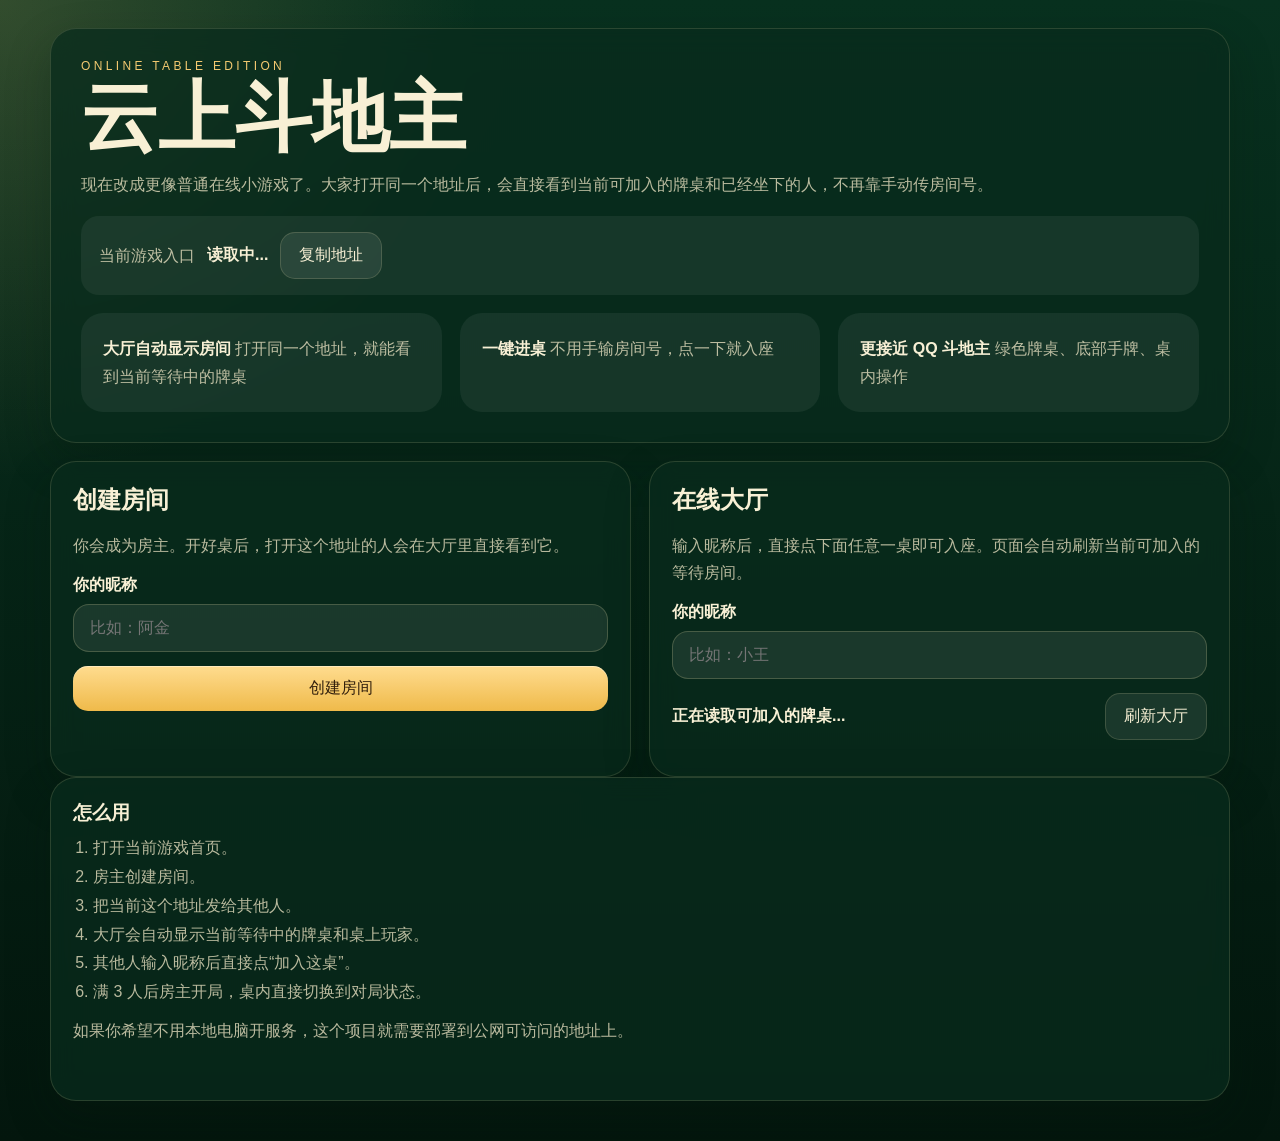
<file: index.html>
<!doctype html>
<html lang="zh-CN">
  <head>
    <meta charset="UTF-8" />
    <meta name="viewport" content="width=device-width, initial-scale=1.0" />
    <title>云上斗地主</title>
    <link rel="stylesheet" href="./styles.css" />
  </head>
  <body class="page-shell home-page">
    <div class="ambient ambient-left"></div>
    <div class="ambient ambient-right"></div>

    <main class="home-layout">
      <section class="hero-panel glass">
        <p class="eyebrow">ONLINE TABLE EDITION</p>
        <h1>云上斗地主</h1>
        <p class="hero-copy">
          现在改成更像普通在线小游戏了。大家打开同一个地址后，会直接看到当前可加入的牌桌和已经坐下的人，不再靠手动传房间号。
        </p>

        <div class="server-strip">
          <span>当前游戏入口</span>
          <strong id="serverOrigin">读取中...</strong>
          <button id="copyOriginBtn" class="mini-btn" type="button">复制地址</button>
        </div>

        <div class="feature-row">
          <div class="feature-card">
            <strong>大厅自动显示房间</strong>
            <span>打开同一个地址，就能看到当前等待中的牌桌</span>
          </div>
          <div class="feature-card">
            <strong>一键进桌</strong>
            <span>不用手输房间号，点一下就入座</span>
          </div>
          <div class="feature-card">
            <strong>更接近 QQ 斗地主</strong>
            <span>绿色牌桌、底部手牌、桌内操作</span>
          </div>
        </div>
      </section>

      <section class="entry-grid">
        <section class="glass card-panel">
          <div class="panel-head">
            <h2>创建房间</h2>
            <p>你会成为房主。开好桌后，打开这个地址的人会在大厅里直接看到它。</p>
          </div>

          <form id="createForm" class="stack-form">
            <label class="field">
              <span>你的昵称</span>
              <input id="createName" name="createName" maxlength="12" placeholder="比如：阿金" required />
            </label>
            <button class="primary-btn" type="submit">创建房间</button>
          </form>
        </section>

        <section class="glass card-panel">
          <div class="panel-head">
            <h2>在线大厅</h2>
            <p>输入昵称后，直接点下面任意一桌即可入座。页面会自动刷新当前可加入的等待房间。</p>
          </div>

          <div class="stack-form">
            <label class="field">
              <span>你的昵称</span>
              <input id="hallName" name="hallName" maxlength="12" placeholder="比如：小王" required />
            </label>
            <div class="hall-toolbar">
              <strong id="hallStats">正在读取可加入的牌桌...</strong>
              <button id="refreshRoomsBtn" class="ghost-btn" type="button">刷新大厅</button>
            </div>
            <div id="roomList" class="room-list"></div>
          </div>
        </section>
      </section>

      <section class="glass hint-panel">
        <h3>怎么用</h3>
        <ol class="simple-steps">
          <li>打开当前游戏首页。</li>
          <li>房主创建房间。</li>
          <li>把当前这个地址发给其他人。</li>
          <li>大厅会自动显示当前等待中的牌桌和桌上玩家。</li>
          <li>其他人输入昵称后直接点“加入这桌”。</li>
          <li>满 3 人后房主开局，桌内直接切换到对局状态。</li>
        </ol>
        <p class="inline-message">如果你希望不用本地电脑开服务，这个项目就需要部署到公网可访问的地址上。</p>
        <p id="homeMessage" class="inline-message"></p>
      </section>
    </main>

    <script src="./shared.js"></script>
    <script src="./index.js"></script>
  </body>
</html>
</file>
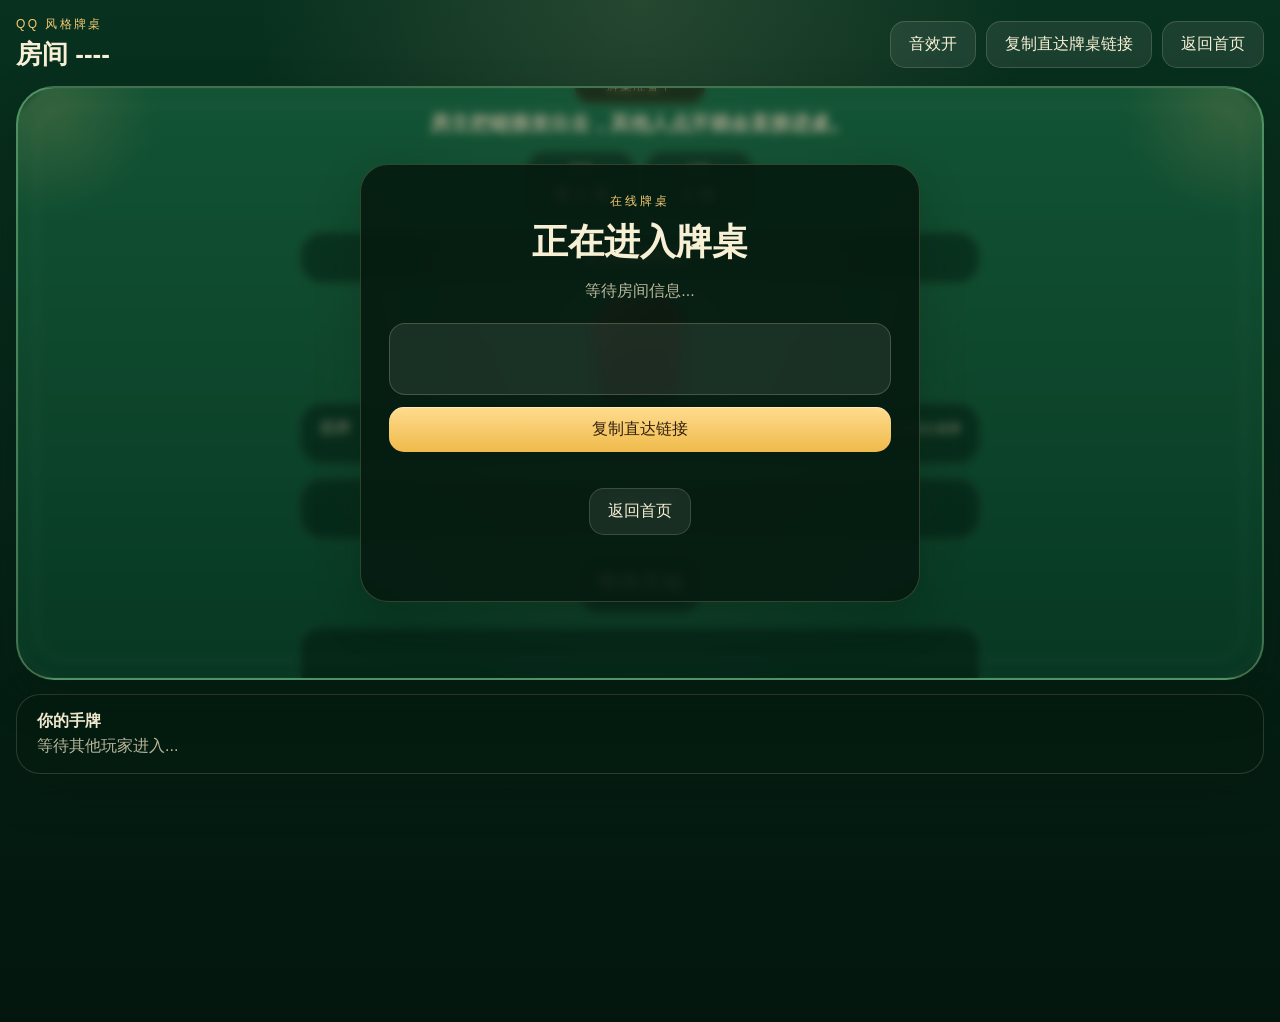
<file: game.html>
<!doctype html>
<html lang="zh-CN">
  <head>
    <meta charset="UTF-8" />
    <meta name="viewport" content="width=device-width, initial-scale=1.0" />
    <title>牌桌 - 云上斗地主</title>
    <link rel="stylesheet" href="./styles.css" />
  </head>
  <body class="qq-table-page">
    <main class="table-app">
      <header class="table-topbar">
        <div class="table-title">
          <span class="table-brand">QQ 风格牌桌</span>
          <strong>房间 <span id="gameRoomCode">----</span></strong>
        </div>
        <div class="table-tools">
          <button id="soundToggleBtn" class="top-btn" type="button">音效开</button>
          <button id="copyLinkBtn" class="top-btn" type="button">复制直达牌桌链接</button>
          <a class="top-btn" href="./index.html">返回首页</a>
        </div>
      </header>

      <section class="qq-table">
        <div class="table-felt">
          <div class="table-corner-light left"></div>
          <div class="table-corner-light right"></div>
          <div id="dealTrails" class="deal-trails hidden" aria-hidden="true"></div>
          <div id="seatLeft" class="seat-badge seat-left"></div>
          <div id="seatRight" class="seat-badge seat-right"></div>

          <div class="desk-center">
            <div class="desk-stage">
              <span id="stageBadge" class="stage-badge">牌桌准备中</span>
              <strong id="stagePrompt" class="stage-prompt">房主把链接发出去，其他人点开就会直接进桌。</strong>
            </div>
            <div class="desk-hud">
              <div class="hud-chip">
                <span>局数</span>
                <strong id="roundBadge">第 0 局</strong>
              </div>
              <div class="hud-chip">
                <span>倍数</span>
                <strong id="baseScoreBadge">1 倍</strong>
              </div>
            </div>
            <div class="desk-pill" id="gameStatusText">正在连接牌桌...</div>
            <div id="deckDock" class="deck-dock">
              <div class="deck-stack" aria-hidden="true">
                <span></span>
                <span></span>
                <span></span>
              </div>
              <div id="dealBanner" class="deal-banner hidden">发牌中</div>
            </div>
            <div class="desk-landlord">
              <div class="desk-section-head">
                <span>底牌</span>
                <em id="kittyHint">叫到最高分后亮出底牌</em>
              </div>
              <div id="kittyZone" class="desk-card-row"></div>
            </div>
            <div class="desk-play-area">
              <div class="desk-section-title">桌面出牌</div>
              <div id="trickZone" class="desk-card-row large"></div>
            </div>
            <div class="desk-turn-wrap">
              <div class="desk-turn" id="turnBadge">等待开始</div>
              <div class="turn-timer hidden" id="turnTimer">15</div>
            </div>
            <div id="centerToast" class="center-toast hidden"></div>
            <div id="deskFeed" class="desk-feed"></div>
          </div>

          <div id="mySeat" class="seat-badge seat-bottom"></div>
          <div id="trickBurst" class="trick-burst hidden" aria-hidden="true"></div>
          <div id="impactFlash" class="impact-flash hidden"></div>
          <div id="stageAnnouncement" class="stage-announcement hidden"></div>

          <div id="resultPanel" class="result-panel hidden">
            <div id="resultCard" class="result-card">
              <p class="result-kicker">本局结算</p>
              <h2 id="resultTitle">等待本局结束</h2>
              <p id="resultMeta" class="result-meta"></p>
              <div id="resultScoreboard" class="result-scoreboard"></div>
              <div id="resultLogs" class="result-logs"></div>
              <div class="result-actions">
                <button id="resultRestartBtn" class="primary-cta hidden" type="button">再来一局</button>
                <a class="ghost-cta" href="./index.html">返回大厅</a>
              </div>
            </div>
          </div>

          <div id="tableOverlay" class="table-overlay">
            <div class="overlay-panel">
              <p class="overlay-kicker">在线牌桌</p>
              <h1 id="overlayTitle">正在进入牌桌</h1>
              <p id="overlayDesc" class="overlay-desc">等待房间信息...</p>

              <div class="overlay-share">
                <textarea id="shareLink" readonly></textarea>
                <button id="overlayCopyBtn" class="primary-cta" type="button">复制直达链接</button>
              </div>

              <form id="joinForm" class="overlay-join hidden">
                <input id="joinName" maxlength="12" placeholder="输入你的昵称" required />
                <button class="primary-cta" type="submit">进入牌桌</button>
              </form>

              <div id="waitingPlayers" class="waiting-players"></div>

              <div class="overlay-actions">
                <button id="startBtn" class="primary-cta hidden" type="button">开始游戏</button>
                <button id="overlayHomeBtn" class="ghost-cta" type="button">返回首页</button>
              </div>

              <p id="overlayMessage" class="overlay-message"></p>
            </div>
          </div>
        </div>
      </section>

      <section class="bottom-panel">
        <div class="action-strip">
          <div class="action-copy">
            <strong id="playerSummary">你的手牌</strong>
            <span id="actionHint">等待其他玩家进入...</span>
          </div>

          <div id="bidActions" class="action-buttons hidden">
            <button data-bid="0" class="ghost-btn" type="button">不叫</button>
            <button data-bid="1" class="call-btn" type="button">1 分</button>
            <button data-bid="2" class="call-btn" type="button">2 分</button>
            <button data-bid="3" class="call-btn" type="button">3 分</button>
          </div>

          <div id="playActions" class="action-buttons hidden">
            <button id="playBtn" class="primary-cta action-main" type="button">出牌</button>
            <button id="passBtn" class="warn-btn" type="button">不要</button>
            <button id="clearBtn" class="ghost-btn" type="button">重选</button>
            <button id="restartBtn" class="primary-cta" type="button">再来一局</button>
          </div>
        </div>

        <div id="myHand" class="qq-hand"></div>
      </section>
    </main>

    <script src="./shared.js"></script>
    <script src="./game.js"></script>
  </body>
</html>
</file>
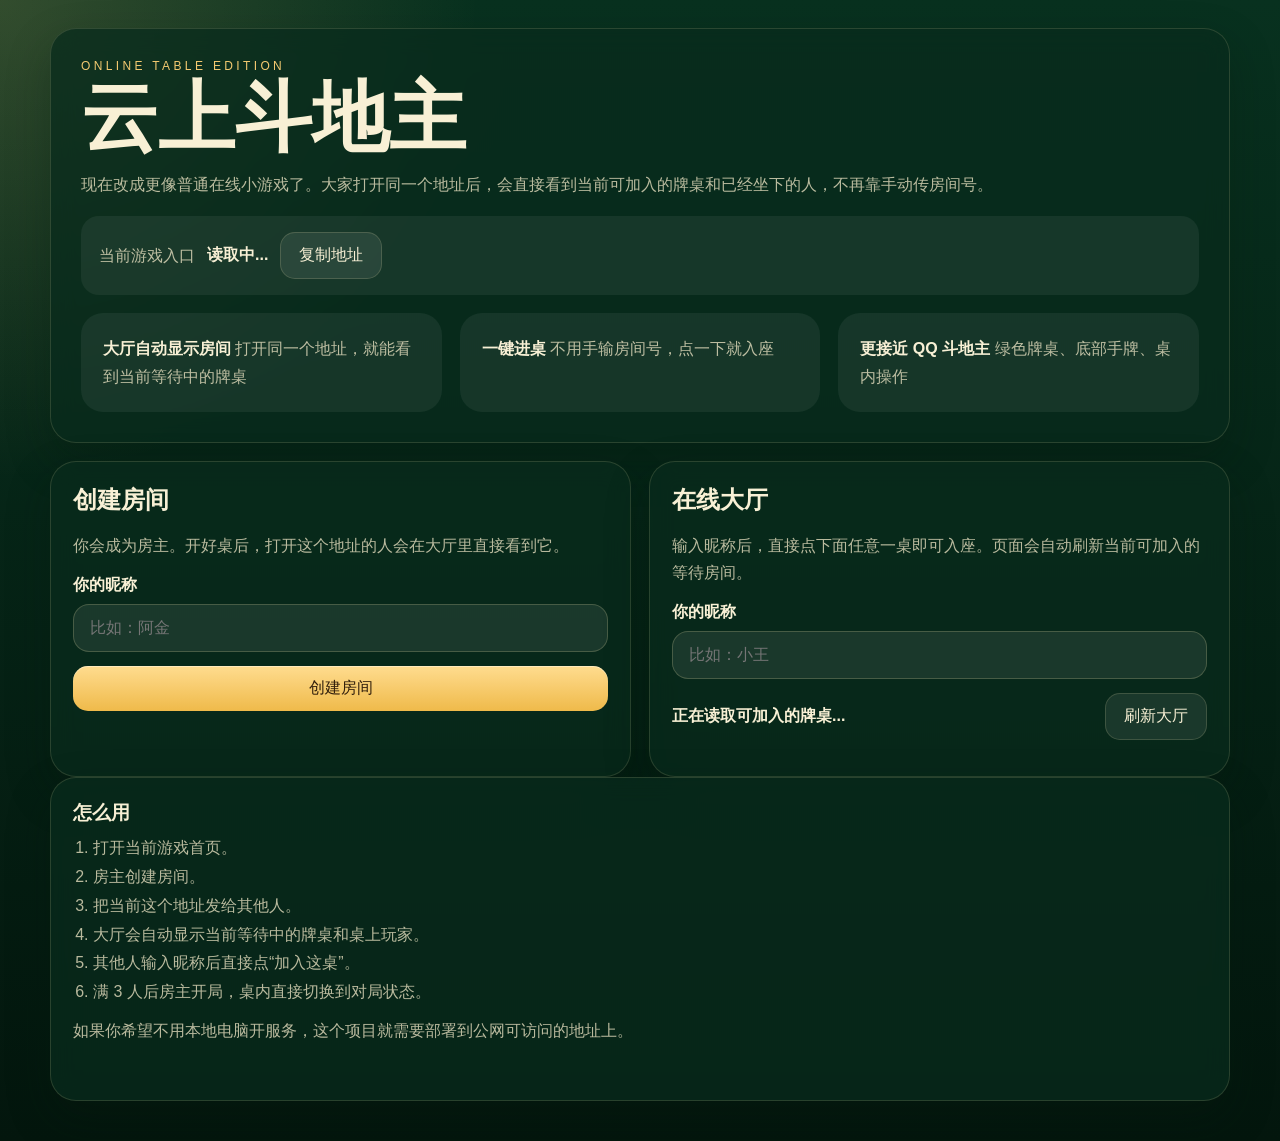
<file: room.html>
<!doctype html>
<html lang="zh-CN">
  <head>
    <meta charset="UTF-8" />
    <meta name="viewport" content="width=device-width, initial-scale=1.0" />
    <title>跳转中 - 云上斗地主</title>
    <link rel="stylesheet" href="./styles.css" />
  </head>
  <body class="compat-page">
    <main class="compat-panel">
      <h1>正在跳转到新牌桌入口</h1>
      <p>这个旧房间页已经停用，现在会直接进入牌桌页面。</p>
      <noscript><p>如果浏览器禁用了脚本，请点下面的链接手动返回首页。</p></noscript>
      <p><a href="./index.html">如果没有自动跳转，点这里返回首页。</a></p>
    </main>
    <script>
      const room = new URLSearchParams(window.location.search).get("room");
      window.location.replace(room ? `./game.html?room=${encodeURIComponent(room)}` : "./index.html");
    </script>
  </body>
</html>
</file>
<file: styles.css>
:root {
  --felt-top: #1d7a4e;
  --felt-bottom: #0c4f32;
  --felt-line: rgba(255, 245, 220, 0.22);
  --gold: #f4ca71;
  --gold-strong: #d6972e;
  --ink: #f8f0d5;
  --muted: rgba(255, 242, 209, 0.72);
  --card-ink: #24150d;
  --danger: #b93b2a;
  --shadow: 0 18px 44px rgba(7, 25, 14, 0.28);
}

* {
  box-sizing: border-box;
}

html,
body {
  margin: 0;
  min-height: 100%;
  font-family: "PingFang SC", "Hiragino Sans GB", "Microsoft YaHei", sans-serif;
}

body {
  background:
    radial-gradient(circle at top, rgba(255, 234, 176, 0.12), transparent 32%),
    linear-gradient(180deg, #08311f 0%, #03160d 100%);
  color: var(--ink);
}

a {
  color: inherit;
  text-decoration: none;
}

button,
input,
textarea {
  font: inherit;
}

button {
  cursor: pointer;
}

.home-page {
  background:
    radial-gradient(circle at top left, rgba(244, 202, 113, 0.18), transparent 28%),
    linear-gradient(180deg, #08311f 0%, #03160d 100%);
}

.page-shell,
.qq-table-page {
  min-height: 100vh;
}

.home-layout {
  width: min(1180px, calc(100vw - 32px));
  margin: 0 auto;
  padding: 28px 0 40px;
}

.hero-panel,
.card-panel,
.hint-panel {
  border-radius: 26px;
  border: 1px solid rgba(255, 233, 177, 0.14);
  background: rgba(9, 43, 28, 0.75);
  box-shadow: var(--shadow);
  backdrop-filter: blur(12px);
}

.hero-panel {
  padding: 30px;
}

.hero-panel h1 {
  margin: 0 0 12px;
  font-size: clamp(42px, 6vw, 82px);
  line-height: 0.94;
  font-family: "STKaiti", "KaiTi", serif;
}

.eyebrow {
  margin: 0 0 10px;
  color: var(--gold);
  font-size: 12px;
  letter-spacing: 0.28em;
}

.hero-copy,
.panel-head p,
.inline-message,
.server-strip span,
.feature-card span {
  color: var(--muted);
  line-height: 1.7;
}

.server-strip {
  display: flex;
  gap: 12px;
  align-items: center;
  flex-wrap: wrap;
  margin-top: 18px;
  padding: 16px 18px;
  border-radius: 18px;
  background: rgba(255, 255, 255, 0.06);
}

.feature-row,
.entry-grid {
  display: grid;
  gap: 18px;
}

.feature-row {
  grid-template-columns: repeat(3, 1fr);
  margin-top: 18px;
}

.entry-grid {
  grid-template-columns: repeat(2, 1fr);
  margin-top: 18px;
}

.feature-card,
.card-panel,
.hint-panel {
  padding: 22px;
}

.feature-card {
  border-radius: 22px;
  background: rgba(255, 255, 255, 0.06);
}

.panel-head h2,
.hint-panel h3 {
  margin: 0 0 8px;
}

.stack-form {
  display: grid;
  gap: 14px;
}

.hall-toolbar {
  display: flex;
  justify-content: space-between;
  gap: 12px;
  align-items: center;
  flex-wrap: wrap;
}

.hall-toolbar strong {
  color: var(--ink);
}

.room-list {
  display: grid;
  gap: 14px;
}

.room-empty,
.room-card {
  border-radius: 22px;
  padding: 18px;
  background: rgba(255, 255, 255, 0.06);
  border: 1px solid rgba(255, 233, 177, 0.14);
}

.room-empty {
  display: grid;
  gap: 6px;
  text-align: center;
}

.room-empty span {
  color: var(--muted);
  line-height: 1.7;
}

.room-card {
  display: grid;
  gap: 14px;
}

.room-card.joinable {
  background: linear-gradient(180deg, rgba(255, 223, 145, 0.08), rgba(255, 255, 255, 0.05));
}

.room-card.locked {
  opacity: 0.82;
}

.room-card-head,
.room-card-meta,
.room-player-list {
  display: flex;
  gap: 10px;
  align-items: center;
  flex-wrap: wrap;
}

.room-card-head {
  justify-content: space-between;
}

.room-card-head strong {
  display: block;
  margin-bottom: 4px;
}

.room-card-head span,
.room-card-meta span {
  color: var(--muted);
  font-size: 14px;
}

.room-status {
  display: inline-flex;
  align-items: center;
  justify-content: center;
  padding: 6px 12px;
  border-radius: 999px;
  font-size: 12px;
  letter-spacing: 0.08em;
}

.room-status.joinable {
  background: rgba(255, 217, 133, 0.18);
  color: #ffdc8f;
}

.room-status.locked {
  background: rgba(255, 255, 255, 0.08);
  color: var(--muted);
}

.room-player-chip {
  display: inline-flex;
  align-items: center;
  justify-content: center;
  padding: 8px 12px;
  border-radius: 999px;
  background: rgba(255, 255, 255, 0.08);
  border: 1px solid rgba(255, 233, 177, 0.14);
  font-size: 13px;
}

.room-player-chip.host {
  background: rgba(255, 217, 133, 0.12);
  color: #ffe1a2;
}

.room-join-btn {
  justify-self: start;
}

.field {
  display: grid;
  gap: 8px;
}

.field span {
  color: var(--ink);
  font-weight: 600;
}

input,
textarea {
  width: 100%;
  border: 1px solid rgba(255, 233, 177, 0.2);
  border-radius: 16px;
  background: rgba(255, 255, 255, 0.08);
  color: var(--ink);
  padding: 14px 16px;
}

textarea {
  min-height: 88px;
  resize: none;
}

button,
.top-btn,
.primary-cta,
.ghost-cta {
  border: none;
  border-radius: 15px;
  padding: 12px 18px;
  transition: transform 0.16s ease, opacity 0.16s ease;
}

button:hover,
.top-btn:hover,
.primary-cta:hover,
.ghost-cta:hover {
  transform: translateY(-1px);
}

button:disabled {
  opacity: 0.45;
  cursor: not-allowed;
  transform: none;
}

.primary-btn,
.primary-cta {
  color: #33200d;
  background: linear-gradient(180deg, #ffdc8f 0%, #efba4a 100%);
  box-shadow: inset 0 1px 0 rgba(255, 255, 255, 0.4);
}

.mini-btn,
.ghost-btn,
.top-btn,
.ghost-cta,
.action-buttons button:not(.primary-cta):not(.call-btn):not(.warn-btn) {
  color: var(--ink);
  background: rgba(255, 255, 255, 0.08);
  border: 1px solid rgba(255, 233, 177, 0.16);
}

.simple-steps {
  margin: 0;
  padding-left: 20px;
  line-height: 1.8;
  color: var(--muted);
}

.inline-message {
  min-height: 24px;
  margin: 10px 0 0;
}

.inline-message.is-error,
.overlay-message.is-error {
  color: #ff8f82;
}

.inline-message.is-success,
.overlay-message.is-success {
  color: #aef0c8;
}

.table-app {
  min-height: 100vh;
  padding: 16px;
  display: grid;
  grid-template-rows: auto 1fr auto;
  gap: 14px;
}

.table-topbar {
  display: flex;
  justify-content: space-between;
  gap: 12px;
  align-items: center;
}

.table-title {
  display: grid;
  gap: 4px;
}

.table-title strong {
  font-size: 26px;
}

.table-brand {
  color: var(--gold);
  font-size: 12px;
  letter-spacing: 0.2em;
}

.table-tools {
  display: flex;
  gap: 10px;
  flex-wrap: wrap;
}

.top-btn.is-muted {
  color: #ffd0c7;
  border-color: rgba(255, 160, 146, 0.28);
}

.qq-table {
  min-height: 0;
}

.table-felt {
  position: relative;
  min-height: 66vh;
  border-radius: 38px;
  overflow: hidden;
  background:
    radial-gradient(circle at center, rgba(255, 255, 255, 0.1), transparent 48%),
    linear-gradient(180deg, var(--felt-top) 0%, var(--felt-bottom) 100%);
  border: 2px solid rgba(255, 233, 177, 0.22);
  box-shadow: inset 0 0 0 1px rgba(255, 245, 220, 0.08), var(--shadow);
}

.table-felt::after {
  content: "";
  position: absolute;
  left: 50%;
  top: 50%;
  width: min(70%, 760px);
  height: min(54%, 420px);
  transform: translate(-50%, -50%);
  border-radius: 50%;
  background: radial-gradient(circle, rgba(255, 248, 214, 0.12), transparent 68%);
  pointer-events: none;
}

.table-felt::before {
  content: "";
  position: absolute;
  inset: 18px;
  border: 1px solid var(--felt-line);
  border-radius: 30px;
  pointer-events: none;
}

.table-felt[data-phase="bidding"] {
  box-shadow:
    inset 0 0 0 1px rgba(255, 245, 220, 0.08),
    0 0 0 1px rgba(247, 204, 106, 0.18),
    0 18px 44px rgba(7, 25, 14, 0.28);
}

.table-felt[data-phase="finished"] {
  box-shadow:
    inset 0 0 0 1px rgba(255, 245, 220, 0.08),
    0 0 0 1px rgba(255, 232, 177, 0.1),
    0 18px 44px rgba(7, 25, 14, 0.28);
}

.table-felt.is-dealing .deck-stack {
  animation: deckPulse 0.85s ease-in-out infinite;
}

.table-felt.is-dealing .desk-center {
  animation: deskLift 0.5s ease;
}

.table-felt.is-urgent {
  box-shadow:
    inset 0 0 0 1px rgba(255, 245, 220, 0.08),
    0 0 0 1px rgba(255, 156, 136, 0.18),
    0 0 36px rgba(255, 114, 87, 0.14),
    0 18px 44px rgba(7, 25, 14, 0.28);
}

.table-corner-light {
  position: absolute;
  top: -90px;
  width: 220px;
  height: 220px;
  border-radius: 50%;
  background: radial-gradient(circle, rgba(255, 223, 133, 0.24), transparent 68%);
  pointer-events: none;
  filter: blur(10px);
}

.table-corner-light.left {
  left: -80px;
}

.table-corner-light.right {
  right: -80px;
}

.deal-trails,
.trick-burst {
  position: absolute;
  inset: 0;
  pointer-events: none;
}

.deal-trails {
  z-index: 2;
}

.deal-trail-card {
  position: absolute;
  left: 0;
  top: 0;
  width: 42px;
  height: 58px;
  border-radius: 10px;
  border: 1px solid rgba(255, 243, 201, 0.28);
  background:
    linear-gradient(135deg, rgba(255, 242, 206, 0.22), transparent 42%),
    linear-gradient(180deg, #aa2121 0%, #6e0d14 100%);
  box-shadow: 0 8px 18px rgba(0, 0, 0, 0.22);
  transform: translate(calc(var(--deal-start-x) - 50%), calc(var(--deal-start-y) - 50%)) rotate(0deg) scale(0.92);
  opacity: 0;
  animation: dealFly 0.6s ease-out forwards;
  animation-delay: var(--deal-delay, 0ms);
}

.seat-badge {
  position: absolute;
  width: 250px;
  min-height: 112px;
  z-index: 2;
}

.seat-left {
  left: 24px;
  top: 80px;
}

.seat-right {
  right: 24px;
  top: 80px;
}

.seat-bottom {
  left: 50%;
  bottom: 172px;
  transform: translateX(-50%);
  width: 320px;
}

.seat-card,
.seat-empty {
  position: relative;
  display: flex;
  align-items: center;
  gap: 14px;
  padding: 14px 16px;
  border-radius: 22px;
  background: rgba(3, 22, 13, 0.44);
  border: 1px solid rgba(255, 233, 177, 0.18);
  box-shadow: 0 14px 28px rgba(0, 0, 0, 0.16);
}

.seat-card.landlord {
  box-shadow: 0 0 0 1px rgba(255, 210, 112, 0.24), 0 14px 28px rgba(0, 0, 0, 0.16);
  background: linear-gradient(180deg, rgba(66, 35, 8, 0.52), rgba(23, 19, 8, 0.42));
}

.seat-card.is-turn {
  border-color: rgba(255, 226, 146, 0.4);
  box-shadow: 0 0 0 1px rgba(255, 226, 146, 0.14), 0 14px 28px rgba(0, 0, 0, 0.16);
}

.seat-empty {
  justify-content: center;
  color: var(--muted);
  min-height: 112px;
}

.seat-avatar {
  width: 52px;
  height: 52px;
  border-radius: 50%;
  display: grid;
  place-items: center;
  font-size: 22px;
  font-weight: 700;
  color: #3f270e;
  background: linear-gradient(180deg, #ffe7aa, #e8b449);
}

.seat-meta {
  display: grid;
  gap: 3px;
  min-width: 0;
}

.seat-meta span,
.seat-meta em {
  color: var(--muted);
  font-style: normal;
  font-size: 13px;
  line-height: 1.35;
}

.seat-handbacks {
  margin-left: auto;
  min-width: 76px;
  display: grid;
  justify-items: center;
  gap: 6px;
}

.seat-handbacks.left,
.seat-handbacks.right {
  align-self: stretch;
}

.mini-card-back {
  width: 42px;
  height: 58px;
  border-radius: 10px;
  border: 1px solid rgba(255, 243, 201, 0.28);
  background:
    linear-gradient(135deg, rgba(255, 242, 206, 0.22), transparent 42%),
    linear-gradient(180deg, #aa2121 0%, #6e0d14 100%);
  box-shadow: 0 8px 18px rgba(0, 0, 0, 0.24);
}

.mini-card-back + .mini-card-back {
  margin-top: -48px;
  margin-left: calc(var(--back-index, 0) * 2px);
}

.seat-handcount {
  font-size: 12px;
  color: var(--muted);
  font-style: normal;
}

.seat-turning {
  margin-left: auto;
  padding: 6px 10px;
  border-radius: 999px;
  background: rgba(255, 214, 127, 0.18);
  color: #ffd985;
  font-size: 12px;
}

.landlord-flag {
  position: absolute;
  left: 10px;
  top: -10px;
  padding: 4px 10px;
  border-radius: 999px;
  background: linear-gradient(180deg, #ffdc8f 0%, #efba4a 100%);
  color: #3d250d;
  font-size: 12px;
  font-weight: 700;
}

.host-flag {
  position: absolute;
  right: 12px;
  top: -10px;
  padding: 4px 10px;
  border-radius: 999px;
  background: rgba(255, 255, 255, 0.12);
  border: 1px solid rgba(255, 233, 177, 0.14);
  color: var(--ink);
  font-size: 12px;
  font-weight: 700;
}

.seat-score-delta {
  position: absolute;
  right: 12px;
  bottom: 12px;
  padding: 4px 10px;
  border-radius: 999px;
  font-size: 12px;
  font-weight: 700;
}

.seat-score-delta.positive {
  background: rgba(255, 221, 144, 0.16);
  color: #ffd98e;
}

.seat-score-delta.negative {
  background: rgba(255, 158, 138, 0.14);
  color: #ffb0a1;
}

.seat-turn-aura {
  position: absolute;
  inset: -8px;
  border-radius: 28px;
  border: 1px solid rgba(255, 224, 146, 0.26);
  opacity: 0.72;
  animation: seatTurnPulse 1.2s ease-in-out infinite;
}

.seat-bubble {
  position: absolute;
  left: 50%;
  top: -44px;
  transform: translateX(-50%);
  min-width: 68px;
  padding: 8px 12px;
  border-radius: 18px;
  background: rgba(255, 247, 220, 0.96);
  color: #542f08;
  font-size: 15px;
  font-weight: 700;
  box-shadow: 0 12px 26px rgba(0, 0, 0, 0.18);
  animation: seatBubbleIn 0.25s ease;
  z-index: 3;
}

.seat-bubble::after {
  content: "";
  position: absolute;
  left: 50%;
  bottom: -8px;
  width: 14px;
  height: 14px;
  background: rgba(255, 247, 220, 0.96);
  transform: translateX(-50%) rotate(45deg);
}

.desk-center {
  position: absolute;
  left: 50%;
  top: 50%;
  transform: translate(-50%, -50%);
  width: min(680px, calc(100% - 90px));
  display: grid;
  gap: 14px;
  text-align: center;
  z-index: 2;
}

.desk-stage {
  display: grid;
  gap: 6px;
  justify-items: center;
}

.desk-hud {
  display: flex;
  justify-content: center;
  gap: 10px;
  flex-wrap: wrap;
}

.hud-chip {
  min-width: 108px;
  padding: 10px 14px;
  border-radius: 18px;
  background: rgba(8, 24, 14, 0.44);
  border: 1px solid rgba(255, 233, 177, 0.16);
  display: grid;
  gap: 4px;
}

.hud-chip span {
  color: var(--muted);
  font-size: 12px;
  letter-spacing: 0.08em;
}

.hud-chip strong {
  color: #ffeba9;
  font-size: 18px;
}

.stage-badge {
  display: inline-flex;
  align-items: center;
  justify-content: center;
  min-width: 132px;
  padding: 8px 16px;
  border-radius: 999px;
  background: rgba(45, 21, 7, 0.56);
  border: 1px solid rgba(255, 223, 133, 0.22);
  color: #ffd88c;
  letter-spacing: 0.1em;
  font-size: 12px;
}

.stage-prompt {
  font-size: 20px;
  line-height: 1.35;
  color: #fff3d1;
  font-family: "STKaiti", "KaiTi", serif;
}

.deck-dock {
  display: flex;
  justify-content: center;
  align-items: center;
  gap: 14px;
}

.deck-stack {
  position: relative;
  width: 72px;
  height: 92px;
}

.deck-stack span {
  position: absolute;
  inset: 0;
  border-radius: 14px;
  border: 1px solid rgba(255, 245, 219, 0.32);
  background:
    linear-gradient(135deg, rgba(255, 242, 206, 0.24), transparent 44%),
    linear-gradient(180deg, #a71d23 0%, #6a0c12 100%);
  box-shadow: 0 14px 22px rgba(0, 0, 0, 0.24);
}

.deck-stack span:nth-child(1) {
  transform: rotate(-8deg) translate(-10px, 8px);
}

.deck-stack span:nth-child(2) {
  transform: rotate(4deg) translate(6px, 4px);
}

.deck-stack span:nth-child(3) {
  transform: rotate(0deg);
}

.deal-banner {
  padding: 10px 16px;
  border-radius: 999px;
  background: rgba(0, 0, 0, 0.32);
  border: 1px solid rgba(255, 233, 177, 0.16);
  color: #ffe7aa;
  font-weight: 700;
  letter-spacing: 0.14em;
}

.desk-pill,
.desk-turn,
.desk-landlord,
.desk-play-area,
.desk-feed {
  border-radius: 22px;
  background: rgba(2, 18, 10, 0.42);
  border: 1px solid rgba(255, 233, 177, 0.14);
  padding: 14px 18px;
}

.desk-pill {
  color: #ffe3a1;
  font-weight: 600;
}

.desk-landlord span,
.desk-section-title {
  display: block;
  margin-bottom: 10px;
  color: var(--muted);
}

.desk-section-head {
  display: flex;
  justify-content: space-between;
  gap: 10px;
  align-items: center;
  margin-bottom: 10px;
}

.desk-section-head span,
.desk-section-head em {
  margin: 0;
}

.desk-section-head em {
  color: var(--muted);
  font-size: 13px;
  font-style: normal;
}

.desk-card-row {
  display: flex;
  flex-wrap: wrap;
  justify-content: center;
  gap: 8px;
}

.desk-card-row.large {
  margin-top: 10px;
}

.desk-card,
.desk-placeholder {
  width: 58px;
  min-height: 84px;
  border-radius: 14px;
  background: linear-gradient(180deg, #fffefa 0%, #fcebcf 100%);
  color: var(--card-ink);
  border: 1px solid rgba(62, 38, 14, 0.16);
  display: grid;
  align-content: space-between;
  padding: 10px 8px;
  box-shadow: 0 12px 22px rgba(0, 0, 0, 0.16);
}

.desk-card.red {
  color: #c53b2f;
}

.desk-placeholder {
  width: auto;
  min-width: 180px;
  min-height: auto;
  padding: 14px 18px;
  place-items: center;
  background: rgba(255, 255, 255, 0.08);
  color: var(--muted);
}

.desk-play-head {
  color: var(--gold);
  margin-bottom: 4px;
}

.desk-play-area.play-hot {
  animation: trickZonePulse 0.52s ease;
}

.desk-play-area.is-empty {
  opacity: 0.9;
}

.desk-turn {
  font-size: 22px;
  font-weight: 700;
  color: #ffe1a2;
}

.desk-turn-wrap {
  display: flex;
  justify-content: center;
  align-items: center;
  gap: 12px;
}

.turn-timer {
  --timer-progress: 1;
  width: 54px;
  height: 54px;
  border-radius: 50%;
  display: grid;
  place-items: center;
  font-size: 22px;
  font-weight: 700;
  color: #ffecc5;
  background:
    radial-gradient(circle at center, rgba(0, 0, 0, 0.5) 58%, transparent 60%),
    conic-gradient(#ffd985 calc(var(--timer-progress) * 1turn), rgba(255, 255, 255, 0.12) 0);
  border: 1px solid rgba(255, 233, 177, 0.22);
}

.turn-timer.danger {
  color: #ffd0c4;
  border-color: rgba(255, 138, 120, 0.48);
  box-shadow: 0 0 22px rgba(255, 82, 52, 0.2);
  animation: urgentTimerPulse 0.75s ease-in-out infinite;
}

.center-toast {
  justify-self: center;
  min-width: 180px;
  padding: 12px 20px;
  border-radius: 999px;
  background: rgba(255, 245, 214, 0.96);
  color: #5b3207;
  font-size: 24px;
  font-weight: 700;
  box-shadow: 0 20px 32px rgba(0, 0, 0, 0.18);
  animation: centerToastIn 0.22s ease;
}

.center-toast.gold {
  background: linear-gradient(180deg, #ffe7a7 0%, #f7c85d 100%);
}

.center-toast.red {
  background: linear-gradient(180deg, #ffd7cf 0%, #ff9f89 100%);
}

.impact-flash,
.stage-announcement {
  position: absolute;
  inset: 0;
  pointer-events: none;
}

.impact-flash {
  z-index: 3;
  opacity: 0;
}

.impact-flash.bomb {
  background:
    radial-gradient(circle at center, rgba(255, 219, 147, 0.48), transparent 34%),
    radial-gradient(circle at center, rgba(255, 133, 105, 0.3), transparent 58%);
  animation: impactBomb 0.55s ease;
}

.impact-flash.landlord {
  background:
    radial-gradient(circle at center, rgba(255, 236, 173, 0.44), transparent 34%),
    radial-gradient(circle at center, rgba(255, 214, 127, 0.24), transparent 62%);
  animation: impactBomb 0.45s ease;
}

.trick-burst {
  z-index: 3;
  display: grid;
  place-items: center;
}

.trick-burst-inner {
  min-width: 180px;
  padding: 14px 22px;
  border-radius: 24px;
  text-align: center;
  background: rgba(17, 10, 6, 0.84);
  border: 1px solid rgba(255, 221, 145, 0.18);
  box-shadow: 0 16px 30px rgba(0, 0, 0, 0.22);
}

.trick-burst.normal .trick-burst-inner {
  background: rgba(17, 10, 6, 0.82);
}

.trick-burst.bomb .trick-burst-inner {
  background: linear-gradient(180deg, rgba(92, 28, 18, 0.92), rgba(34, 14, 11, 0.94));
}

.trick-burst strong {
  display: block;
  color: #ffe2a0;
  font-size: 34px;
  font-family: "STKaiti", "KaiTi", serif;
  letter-spacing: 0.08em;
}

.trick-burst.bomb strong {
  color: #ffd1c6;
}

.trick-burst-cards {
  margin-top: 10px;
  display: flex;
  justify-content: center;
  gap: 6px;
}

.trick-burst-card {
  min-width: 36px;
  padding: 8px 10px;
  border-radius: 12px;
  background: linear-gradient(180deg, #fffefa 0%, #fcebcf 100%);
  color: var(--card-ink);
  box-shadow: 0 10px 18px rgba(0, 0, 0, 0.16);
  font-weight: 700;
}

.trick-burst-card.red {
  color: #c53b2f;
}

.trick-burst:not(.hidden) .trick-burst-inner {
  animation: trickBurstIn 0.9s ease both;
}

.stage-announcement {
  display: grid;
  place-items: center;
  z-index: 3;
  color: #fff1ca;
  font-family: "STKaiti", "KaiTi", serif;
  font-size: clamp(48px, 10vw, 92px);
  font-weight: 700;
  letter-spacing: 0.08em;
  text-shadow: 0 10px 26px rgba(0, 0, 0, 0.28);
}

.stage-announcement.gold {
  color: #ffe8a9;
}

.stage-announcement.bomb {
  color: #ffd2c5;
}

.stage-announcement.win {
  color: #ffeab1;
}

.stage-announcement.lose {
  color: #ffd0c7;
}

.stage-announcement:not(.hidden) {
  animation: stageBannerIn 1.4s ease both;
}

.desk-feed {
  display: grid;
  gap: 6px;
  font-size: 14px;
  color: var(--muted);
  min-height: 70px;
}

.feed-line {
  display: flex;
  align-items: center;
  gap: 8px;
  justify-content: center;
}

.feed-dot {
  width: 8px;
  height: 8px;
  border-radius: 50%;
  background: rgba(255, 216, 140, 0.78);
  box-shadow: 0 0 10px rgba(255, 216, 140, 0.2);
}

.table-overlay {
  position: absolute;
  inset: 0;
  display: grid;
  place-items: center;
  padding: 20px;
  background: rgba(2, 12, 8, 0.34);
  backdrop-filter: blur(4px);
  z-index: 4;
}

.table-overlay.hidden {
  display: none;
}

.result-panel {
  position: absolute;
  inset: 0;
  display: grid;
  place-items: center;
  padding: 20px;
  background: rgba(2, 12, 8, 0.32);
  backdrop-filter: blur(3px);
  z-index: 3;
}

.result-card {
  width: min(520px, 100%);
  border-radius: 30px;
  padding: 28px;
  text-align: center;
  background: linear-gradient(180deg, rgba(68, 42, 10, 0.96), rgba(25, 18, 8, 0.94));
  border: 1px solid rgba(255, 225, 145, 0.22);
  box-shadow: 0 24px 40px rgba(0, 0, 0, 0.24);
  animation: settlePop 0.34s ease;
}

.result-card.is-win {
  box-shadow: 0 0 0 1px rgba(255, 216, 132, 0.22), 0 24px 40px rgba(0, 0, 0, 0.24);
}

.result-card.is-lose {
  background: linear-gradient(180deg, rgba(58, 34, 21, 0.96), rgba(22, 14, 10, 0.94));
}

.result-kicker {
  margin: 0 0 8px;
  color: #ffd685;
  font-size: 12px;
  letter-spacing: 0.22em;
}

.result-card h2 {
  margin: 0;
  font-size: 42px;
  font-family: "STKaiti", "KaiTi", serif;
}

.result-meta {
  margin: 10px 0 0;
  color: var(--muted);
  line-height: 1.7;
}

.result-scoreboard {
  margin-top: 18px;
  display: grid;
  gap: 10px;
}

.result-score-row {
  display: flex;
  justify-content: space-between;
  gap: 16px;
  align-items: center;
  padding: 12px 14px;
  border-radius: 18px;
  background: rgba(255, 255, 255, 0.06);
  text-align: left;
}

.result-score-row.winner {
  background: linear-gradient(180deg, rgba(255, 221, 145, 0.14), rgba(255, 255, 255, 0.06));
}

.result-score-row div {
  display: grid;
  gap: 4px;
}

.result-score-row span {
  color: var(--muted);
  font-size: 13px;
}

.result-score-row b {
  font-size: 24px;
}

.positive {
  color: #ffe5a0;
}

.negative {
  color: #ffb7a8;
}

.result-logs {
  margin-top: 18px;
  display: grid;
  gap: 8px;
}

.result-log-line {
  border-radius: 16px;
  padding: 10px 12px;
  background: rgba(255, 255, 255, 0.06);
  color: var(--ink);
}

.result-actions {
  margin-top: 18px;
  display: flex;
  justify-content: center;
  gap: 12px;
  flex-wrap: wrap;
}

.overlay-panel {
  width: min(560px, 100%);
  border-radius: 28px;
  background: rgba(6, 28, 17, 0.92);
  border: 1px solid rgba(255, 233, 177, 0.18);
  box-shadow: var(--shadow);
  padding: 28px;
  text-align: center;
}

.overlay-kicker {
  margin: 0 0 8px;
  color: var(--gold);
  font-size: 12px;
  letter-spacing: 0.24em;
}

.overlay-panel h1 {
  margin: 0 0 10px;
  font-size: 36px;
  font-family: "STKaiti", "KaiTi", serif;
}

.overlay-desc {
  margin: 0;
  color: var(--muted);
  line-height: 1.7;
}

.overlay-share,
.overlay-join {
  display: grid;
  gap: 12px;
  margin-top: 18px;
}

.overlay-share textarea {
  min-height: 72px;
}

.waiting-players {
  display: grid;
  gap: 10px;
  grid-template-columns: repeat(3, 1fr);
  margin-top: 18px;
}

.waiting-chip {
  border-radius: 18px;
  padding: 14px 12px;
  background: rgba(255, 255, 255, 0.06);
  border: 1px solid rgba(255, 233, 177, 0.14);
  display: grid;
  gap: 6px;
}

.waiting-chip span {
  color: var(--gold);
  font-size: 12px;
}

.overlay-actions {
  margin-top: 18px;
  display: flex;
  justify-content: center;
  gap: 12px;
  flex-wrap: wrap;
}

.overlay-message {
  min-height: 24px;
  margin: 14px 0 0;
}

.bottom-panel {
  display: grid;
  gap: 12px;
}

.action-strip {
  display: flex;
  justify-content: space-between;
  gap: 16px;
  align-items: center;
  flex-wrap: wrap;
  padding: 16px 20px;
  border-radius: 24px;
  background: rgba(5, 27, 17, 0.82);
  border: 1px solid rgba(255, 233, 177, 0.16);
  box-shadow: var(--shadow);
  transition: box-shadow 0.2s ease, border-color 0.2s ease, transform 0.2s ease;
}

.action-strip.is-my-turn {
  border-color: rgba(255, 222, 145, 0.34);
  box-shadow: 0 0 0 1px rgba(255, 222, 145, 0.12), var(--shadow);
  transform: translateY(-1px);
}

.action-strip.is-finished {
  border-color: rgba(255, 197, 124, 0.28);
}

.action-strip.is-urgent {
  border-color: rgba(255, 163, 142, 0.34);
  box-shadow: 0 0 0 1px rgba(255, 163, 142, 0.12), var(--shadow);
}

.action-copy {
  display: grid;
  gap: 4px;
}

.action-copy span {
  color: var(--muted);
}

.action-buttons {
  display: flex;
  gap: 10px;
  flex-wrap: wrap;
  align-items: center;
}

.action-buttons button {
  min-width: 88px;
}

.action-buttons.active button,
.action-buttons.finished button {
  animation: actionRise 0.28s ease;
}

.call-btn {
  color: #3a220a;
  background: linear-gradient(180deg, #ffe4a2 0%, #efba4a 100%);
  box-shadow: inset 0 1px 0 rgba(255, 255, 255, 0.42);
  border: 1px solid rgba(255, 240, 201, 0.28);
}

.warn-btn {
  color: #ffece2;
  background: linear-gradient(180deg, rgba(190, 67, 47, 0.9), rgba(136, 29, 20, 0.96));
  border: 1px solid rgba(255, 171, 145, 0.26);
}

.action-main {
  min-width: 110px;
  font-weight: 700;
}

.action-buttons.hidden {
  display: none;
}

.qq-hand {
  min-height: 220px;
  padding: 10px 8px 18px;
  display: flex;
  align-items: flex-end;
  justify-content: center;
  overflow-x: auto;
  overflow-y: visible;
}

.hand-card {
  position: relative;
  width: 118px;
  min-width: 118px;
  height: 178px;
  border-radius: 18px;
  border: 1px solid rgba(67, 37, 12, 0.2);
  background: linear-gradient(180deg, #fffefb 0%, #fcefd7 100%);
  color: var(--card-ink);
  box-shadow: 0 18px 28px rgba(0, 0, 0, 0.24);
  display: grid;
  grid-template-rows: auto 1fr auto;
  padding: 12px;
  transition: transform 0.14s ease, box-shadow 0.14s ease, margin-top 0.14s ease;
  transform-origin: center bottom;
  transform: translateY(var(--card-drop, 0px)) rotate(var(--card-angle, 0deg));
}

.hand-card.red {
  color: #cb3d31;
}

.hand-card:hover {
  transform: translateY(calc(var(--card-drop, 0px) - 12px)) rotate(var(--card-angle, 0deg));
  box-shadow: 0 24px 36px rgba(0, 0, 0, 0.28);
}

.hand-card.selected {
  transform: translateY(calc(var(--card-drop, 0px) - 28px)) rotate(var(--card-angle, 0deg));
}

.qq-hand.dealing .hand-card {
  animation: handDeal 0.4s ease both;
  animation-delay: calc(var(--card-index, 0) * 36ms);
}

.hand-corner {
  display: grid;
  line-height: 1.08;
  font-size: 16px;
}

.hand-corner strong {
  font-size: 28px;
}

.hand-corner.bottom {
  justify-items: end;
  transform: rotate(180deg);
}

.hand-face {
  display: grid;
  place-items: center;
  font-size: 32px;
  font-weight: 700;
  font-family: Georgia, serif;
}

.hidden {
  display: none !important;
}

.compat-page {
  display: grid;
  place-items: center;
  min-height: 100vh;
}

.compat-panel {
  width: min(520px, calc(100vw - 32px));
  padding: 28px;
  border-radius: 24px;
  border: 1px solid rgba(255, 233, 177, 0.16);
  background: rgba(7, 35, 22, 0.88);
  box-shadow: var(--shadow);
  text-align: center;
}

@keyframes deckPulse {
  0%,
  100% {
    transform: translateY(0) scale(1);
  }

  50% {
    transform: translateY(-6px) scale(1.03);
  }
}

@keyframes dealFly {
  0% {
    opacity: 0;
    transform: translate(calc(var(--deal-start-x) - 50%), calc(var(--deal-start-y) - 50%)) rotate(0deg) scale(0.92);
  }

  18% {
    opacity: 1;
  }

  100% {
    opacity: 0;
    transform: translate(calc(var(--deal-end-x) - 50%), calc(var(--deal-end-y) - 50%)) rotate(var(--deal-rotate, 0deg)) scale(1);
  }
}

@keyframes impactBomb {
  0% {
    opacity: 0;
    transform: scale(0.92);
  }

  22% {
    opacity: 1;
  }

  100% {
    opacity: 0;
    transform: scale(1.08);
  }
}

@keyframes stageBannerIn {
  0% {
    opacity: 0;
    transform: scale(0.7) translateY(28px);
  }

  12% {
    opacity: 1;
  }

  72% {
    opacity: 1;
    transform: scale(1.04) translateY(0);
  }

  100% {
    opacity: 0;
    transform: scale(1) translateY(-16px);
  }
}

@keyframes settlePop {
  0% {
    opacity: 0;
    transform: translateY(18px) scale(0.95);
  }

  100% {
    opacity: 1;
    transform: translateY(0) scale(1);
  }
}

@keyframes actionRise {
  0% {
    opacity: 0;
    transform: translateY(10px) scale(0.96);
  }

  100% {
    opacity: 1;
    transform: translateY(0) scale(1);
  }
}

@keyframes trickBurstIn {
  0% {
    opacity: 0;
    transform: translateY(14px) scale(0.9);
  }

  18% {
    opacity: 1;
    transform: translateY(0) scale(1.04);
  }

  78% {
    opacity: 1;
    transform: translateY(0) scale(1);
  }

  100% {
    opacity: 0;
    transform: translateY(-10px) scale(0.98);
  }
}

@keyframes urgentTimerPulse {
  0%,
  100% {
    transform: scale(1);
    box-shadow: 0 0 18px rgba(255, 82, 52, 0.18);
  }

  50% {
    transform: scale(1.06);
    box-shadow: 0 0 26px rgba(255, 82, 52, 0.3);
  }
}

@keyframes seatTurnPulse {
  0%,
  100% {
    opacity: 0.3;
    transform: scale(0.98);
  }

  50% {
    opacity: 0.75;
    transform: scale(1.02);
  }
}

@keyframes trickZonePulse {
  0% {
    transform: scale(0.98);
    box-shadow: 0 0 0 rgba(255, 221, 145, 0);
  }

  50% {
    transform: scale(1.01);
    box-shadow: 0 0 28px rgba(255, 221, 145, 0.14);
  }

  100% {
    transform: scale(1);
    box-shadow: none;
  }
}

@keyframes deskLift {
  from {
    transform: translate(-50%, -46%);
  }

  to {
    transform: translate(-50%, -50%);
  }
}

@keyframes handDeal {
  from {
    opacity: 0;
    transform: translateY(28px) scale(0.94);
  }

  to {
    opacity: 1;
    transform: translateY(0) scale(1);
  }
}

@keyframes centerToastIn {
  from {
    opacity: 0;
    transform: translateY(8px) scale(0.92);
  }

  to {
    opacity: 1;
    transform: translateY(0) scale(1);
  }
}

@keyframes seatBubbleIn {
  from {
    opacity: 0;
    transform: translateX(-50%) translateY(8px) scale(0.9);
  }

  to {
    opacity: 1;
    transform: translateX(-50%) translateY(0) scale(1);
  }
}

@media (max-width: 1024px) {
  .feature-row,
  .entry-grid,
  .waiting-players {
    grid-template-columns: 1fr;
  }

  .hall-toolbar,
  .room-card-head {
    flex-direction: column;
    align-items: stretch;
  }

  .table-topbar,
  .action-strip {
    flex-direction: column;
    align-items: stretch;
  }

  .seat-left,
  .seat-right {
    position: static;
    width: auto;
  }

  .seat-bottom {
    position: static;
    transform: none;
    width: auto;
    margin: 0 20px 18px;
  }

  .table-felt {
    padding: 20px;
    display: grid;
    gap: 14px;
  }

  .table-corner-light {
    display: none;
  }

  .desk-center {
    position: static;
    transform: none;
    width: 100%;
    order: 3;
  }

  .desk-section-head {
    flex-direction: column;
    align-items: center;
  }

  .desk-hud {
    justify-content: stretch;
  }

  .hud-chip {
    flex: 1 1 0;
  }

  .result-score-row {
    flex-direction: column;
    align-items: flex-start;
  }

  .result-score-row b {
    font-size: 20px;
  }

  .qq-hand {
    justify-content: flex-start;
  }

  .hand-card {
    width: 98px;
    min-width: 98px;
    height: 152px;
  }
}
</file>
